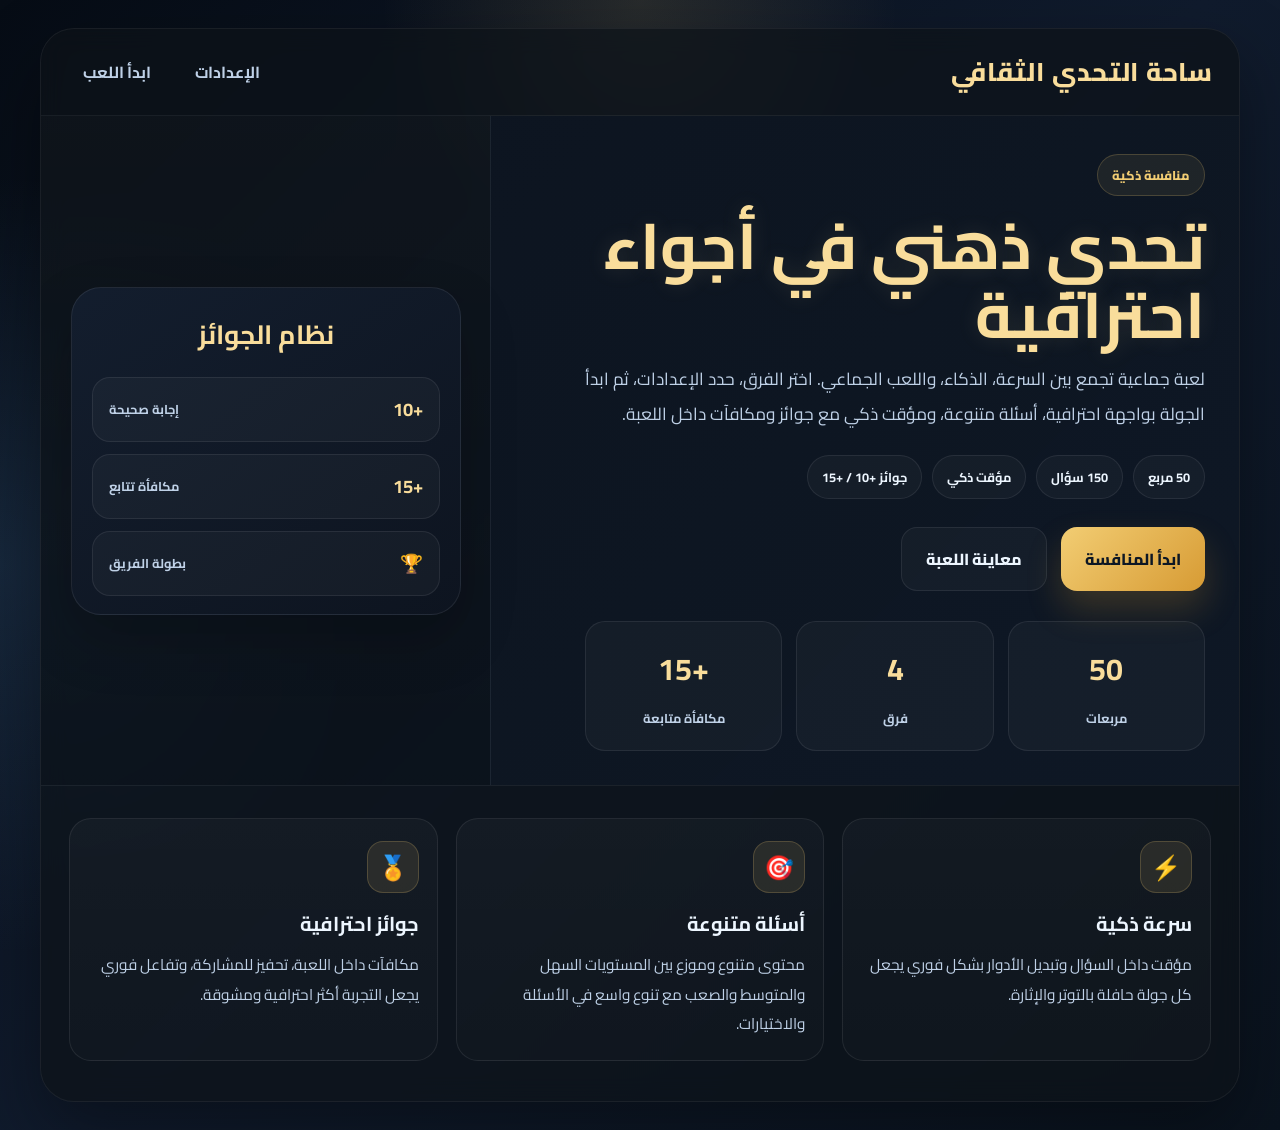
<file: index.html>
<!DOCTYPE html>
<html lang="ar" dir="rtl">
<head>
  <meta charset="UTF-8" />
  <meta name="viewport" content="width=device-width, initial-scale=1.0" />
  <title>ساحة التحدي الثقافي</title>
  <style>
    @import url('https://fonts.googleapis.com/css2?family=Cairo:wght@400;500;600;700;800&display=swap');

    :root {
      --bg-1: #060c15;
      --bg-2: #101b2d;
      --panel: rgba(12, 19, 30, 0.9);
      --panel-soft: rgba(18, 27, 42, 0.82);
      --line: rgba(255,255,255,0.08);
      --text: #edf6ff;
      --muted: #bfd1e7;
      --gold: #f2cd73;
      --gold-strong: #f9dd9b;
      --gold-deep: #d79b34;
      --blue: #6bb8ff;
      --green: #63d59f;
      --red: #ff6f6f;
      --shadow: 0 30px 70px rgba(0,0,0,0.36);
    }

    * { box-sizing: border-box; }
    html, body {
      margin: 0;
      min-height: 100%;
      font-family: 'Cairo', sans-serif;
      background:
        radial-gradient(circle at top, rgba(242, 205, 115, 0.12), transparent 20%),
        radial-gradient(circle at left center, rgba(107, 184, 255, 0.12), transparent 28%),
        linear-gradient(135deg, var(--bg-1) 0%, var(--bg-2) 50%, #0a131e 100%);
      color: var(--text);
    }

    body {
      min-height: 100vh;
      display: flex;
      align-items: center;
      justify-content: center;
      padding: 28px;
    }

    .shell {
      width: min(1200px, 100%);
      background: rgba(7, 12, 18, 0.7);
      border: 1px solid var(--line);
      border-radius: 34px;
      overflow: hidden;
      box-shadow: var(--shadow);
      backdrop-filter: blur(12px);
    }

    .topbar {
      display: flex;
      align-items: center;
      justify-content: space-between;
      gap: 20px;
      padding: 18px 26px;
      border-bottom: 1px solid rgba(255,255,255,0.06);
      background: rgba(255,255,255,0.02);
    }

    .brand-lockup {
      display: inline-flex;
      align-items: center;
      gap: 12px;
    }

    .brand-text {
      font-size: clamp(1.2rem, 2vw, 1.8rem);
      font-weight: 800;
      color: var(--gold-strong);
      letter-spacing: 0.03em;
    }

    .nav {
      display: flex;
      align-items: center;
      gap: 12px;
      flex-wrap: wrap;
    }

    .nav a {
      text-decoration: none;
      color: var(--muted);
      font-weight: 700;
      padding: 10px 16px;
      border-radius: 12px;
      transition: all 0.2s ease;
    }

    .nav a:hover {
      background: rgba(255,255,255,0.04);
      color: var(--text);
    }

    .hero {
      display: grid;
      grid-template-columns: 1.25fr 0.75fr;
      min-height: 660px;
    }

    .left {
      padding: 38px 34px 34px;
      background: linear-gradient(135deg, rgba(13, 21, 33, 0.99), rgba(15, 25, 38, 0.94));
      border-left: 1px solid rgba(255,255,255,0.06);
    }

    .label {
      display: inline-block;
      padding: 8px 14px;
      border-radius: 999px;
      background: rgba(242, 205, 115, 0.08);
      border: 1px solid rgba(242,205,115,0.2);
      color: var(--gold);
      font-size: 0.8rem;
      font-weight: 800;
    }

    h1 {
      margin: 16px 0 12px;
      font-size: clamp(2.5rem, 5vw, 4.4rem);
      line-height: 1.08;
      color: var(--gold-strong);
      text-shadow: 0 0 22px rgba(249,221,155,0.12);
    }

    .subtitle {
      max-width: 630px;
      margin: 0 0 24px;
      color: var(--muted);
      font-size: 1.08rem;
      line-height: 2;
    }

    .pills {
      display: flex;
      flex-wrap: wrap;
      gap: 10px;
      margin-bottom: 28px;
    }

    .pills span {
      padding: 9px 14px;
      border-radius: 999px;
      background: rgba(255,255,255,0.03);
      border: 1px solid rgba(255,255,255,0.08);
      color: var(--text);
      font-size: 0.8rem;
      font-weight: 700;
    }

    .actions {
      display: flex;
      flex-wrap: wrap;
      gap: 14px;
      margin-bottom: 30px;
    }

    .primary-btn, .secondary-btn {
      display: inline-flex;
      align-items: center;
      justify-content: center;
      border-radius: 16px;
      padding: 16px 24px;
      font-size: 1rem;
      font-weight: 800;
      text-decoration: none;
      transition: transform 0.2s ease, box-shadow 0.2s ease;
    }

    .primary-btn {
      background: linear-gradient(135deg, var(--gold), var(--gold-deep));
      color: #0d1724;
      box-shadow: 0 18px 35px rgba(215,155,52,0.22);
    }

    .secondary-btn {
      background: rgba(255,255,255,0.03);
      color: var(--text);
      border: 1px solid rgba(255,255,255,0.08);
    }

    .primary-btn:hover, .secondary-btn:hover {
      transform: translateY(-2px);
    }

    .stats {
      display: grid;
      grid-template-columns: repeat(3, minmax(120px, 1fr));
      gap: 14px;
      max-width: 620px;
    }

    .stat-card {
      padding: 18px 12px;
      border-radius: 20px;
      background: rgba(255,255,255,0.03);
      border: 1px solid rgba(255,255,255,0.08);
      text-align: center;
    }

    .stat-card strong {
      display: block;
      font-size: 1.9rem;
      color: var(--gold-strong);
      margin-bottom: 5px;
    }

    .stat-card span {
      color: var(--muted);
      font-size: 0.8rem;
      font-weight: 700;
    }

    .right {
      display: flex;
      align-items: center;
      justify-content: center;
      padding: 32px 24px;
      background: linear-gradient(180deg, rgba(255,255,255,0.03), rgba(255,255,255,0.01));
    }

    .panel {
      width: min(390px, 100%);
      border-radius: 30px;
      padding: 22px 20px 18px;
      background: linear-gradient(145deg, rgba(20,31,48,0.95), rgba(14,21,33,0.96));
      border: 1px solid rgba(255,255,255,0.08);
      box-shadow: 0 25px 55px rgba(0,0,0,0.22);
    }

    .panel-banner {
      display: flex;
      align-items: center;
      justify-content: center;
      margin-bottom: 18px;
    }

    .panel-title {
      margin: 0 0 18px;
      text-align: center;
      color: var(--gold-strong);
      font-size: 1.65rem;
    }

    .reward-list {
      display: grid;
      gap: 12px;
    }

    .reward-item {
      display: flex;
      align-items: center;
      justify-content: space-between;
      gap: 12px;
      padding: 14px 16px;
      border-radius: 18px;
      background: rgba(255,255,255,0.03);
      border: 1px solid rgba(255,255,255,0.08);
    }

    .reward-item strong {
      color: var(--gold-strong);
      font-size: 1.15rem;
    }

    .reward-item span {
      color: var(--muted);
      font-size: 0.8rem;
      font-weight: 700;
    }

    .features {
      padding: 32px 28px 40px;
      border-top: 1px solid rgba(255,255,255,0.06);
      background: rgba(255,255,255,0.02);
    }

    .features-grid {
      display: grid;
      grid-template-columns: repeat(3, minmax(0, 1fr));
      gap: 18px;
    }

    .feature-card {
      padding: 22px 18px;
      border-radius: 22px;
      border: 1px solid rgba(255,255,255,0.08);
      background: linear-gradient(180deg, rgba(255,255,255,0.03), rgba(255,255,255,0.015));
    }

    .feature-icon {
      width: 52px;
      height: 52px;
      display: inline-flex;
      align-items: center;
      justify-content: center;
      border-radius: 16px;
      background: rgba(242,205,115,0.1);
      border: 1px solid rgba(242,205,115,0.2);
      color: var(--gold-strong);
      font-size: 1.5rem;
      margin-bottom: 12px;
    }

    .feature-card h3 {
      margin: 0 0 8px;
      color: var(--text);
      font-size: 1.25rem;
    }

    .feature-card p {
      margin: 0;
      color: var(--muted);
      line-height: 1.9;
      font-size: 0.96rem;
    }

    @media (max-width: 900px) {
      body { padding: 18px; }
      .hero { grid-template-columns: 1fr; }
      .left { border-left: none; border-bottom: 1px solid rgba(255,255,255,0.06); }
      .features-grid { grid-template-columns: 1fr; }
      .topbar { gap: 12px; padding: 16px 18px; }
      .nav { gap: 8px; }
      .nav a { padding: 8px 10px; }
    }

    @media (max-width: 560px) {
      .topbar { flex-direction: column; align-items: flex-start; }
      .brand-lockup { width: 100%; }
      .nav { width: 100%; }
      .nav a { flex: 1 1 calc(50% - 8px); text-align: center; }
      .actions { flex-direction: column; }
      .primary-btn, .secondary-btn { width: 100%; }
      .stats { grid-template-columns: repeat(3, minmax(0, 1fr)); }
      .left, .features { padding-left: 18px; padding-right: 18px; }
    }
  </style>
</head>
<body>
  <div class="shell">
    <header class="topbar">
      <div class="brand-lockup" aria-label="العنوان">
        <div class="brand-text">ساحة التحدي الثقافي</div>
      </div>
      <nav class="nav" aria-label="التنavig main">
        <a href="./settings.html">الإعدادات</a>
        <a href="./game.html">ابدأ اللعب</a>
      </nav>
    </header>

    <main class="hero">
      <section class="left">
        <span class="label">منافسة ذكية</span>
        <h1>تحدي ذهني في أجواء احترافية</h1>
        <p class="subtitle">
          لعبة جماعية تجمع بين السرعة، الذكاء، واللعب الجماعي. اختر الفرق، حدد الإعدادات، ثم ابدأ الجولة بواجهة احترافية، أسئلة متنوعة، ومؤقت ذكي مع جوائز ومكافآت داخل اللعبة.
        </p>

        <div class="pills">
          <span>50 مربع</span>
          <span>150 سؤال</span>
          <span>مؤقت ذكي</span>
          <span>جوائز +10 / +15</span>
        </div>

        <div class="actions">
          <a class="primary-btn" href="./settings.html">ابدأ المنافسة</a>
          <a class="secondary-btn" href="./game.html">معاينة اللعبة</a>
        </div>

        <div class="stats">
          <div class="stat-card">
            <strong>50</strong>
            <span>مربعات</span>
          </div>
          <div class="stat-card">
            <strong>4</strong>
            <span>فرق</span>
          </div>
          <div class="stat-card">
            <strong>+15</strong>
            <span>مكافأة متابعة</span>
          </div>
        </div>
      </section>

      <aside class="right">
        <div class="panel">
          <h2 class="panel-title">نظام الجوائز</h2>
          <div class="reward-list">
            <div class="reward-item">
              <strong>+10</strong>
              <span>إجابة صحيحة</span>
            </div>
            <div class="reward-item">
              <strong>+15</strong>
              <span>مكافأة تتابع</span>
            </div>
            <div class="reward-item">
              <strong>🏆</strong>
              <span>بطولة الفريق</span>
            </div>
          </div>
        </div>
      </aside>
    </main>

    <section class="features">
      <div class="features-grid">
        <article class="feature-card">
          <div class="feature-icon">⚡</div>
          <h3>سرعة ذكية</h3>
          <p>مؤقت داخل السؤال وتبديل الأدوار بشكل فوري يجعل كل جولة حافلة بالتوتر والإثارة.</p>
        </article>
        <article class="feature-card">
          <div class="feature-icon">🎯</div>
          <h3>أسئلة متنوعة</h3>
          <p>محتوى متنوع وموزع بين المستويات السهل والمتوسط والصعب مع تنوع واسع في الأسئلة والاختيارات.</p>
        </article>
        <article class="feature-card">
          <div class="feature-icon">🏅</div>
          <h3>جوائز احترافية</h3>
          <p>مكافآت داخل اللعبة، تحفيز للمشاركة، وتفاعل فوري يجعل التجربة أكثر احترافية ومشوقة.</p>
        </article>
      </div>
    </section>
  </div>

  <script>
    (function () {
      const params = new URLSearchParams(window.location.search);
      const redirectKeys = ['ref', 'share', 'invite', 'person', 'user', 'token', 'code', 'link'];
      const shouldGoHome = redirectKeys.some((key) => params.has(key));

      if (shouldGoHome && !window.location.pathname.endsWith('/index.html')) {
        window.location.replace('./index.html');
      }
    })();
  </script>
</body>
</html>
</file>
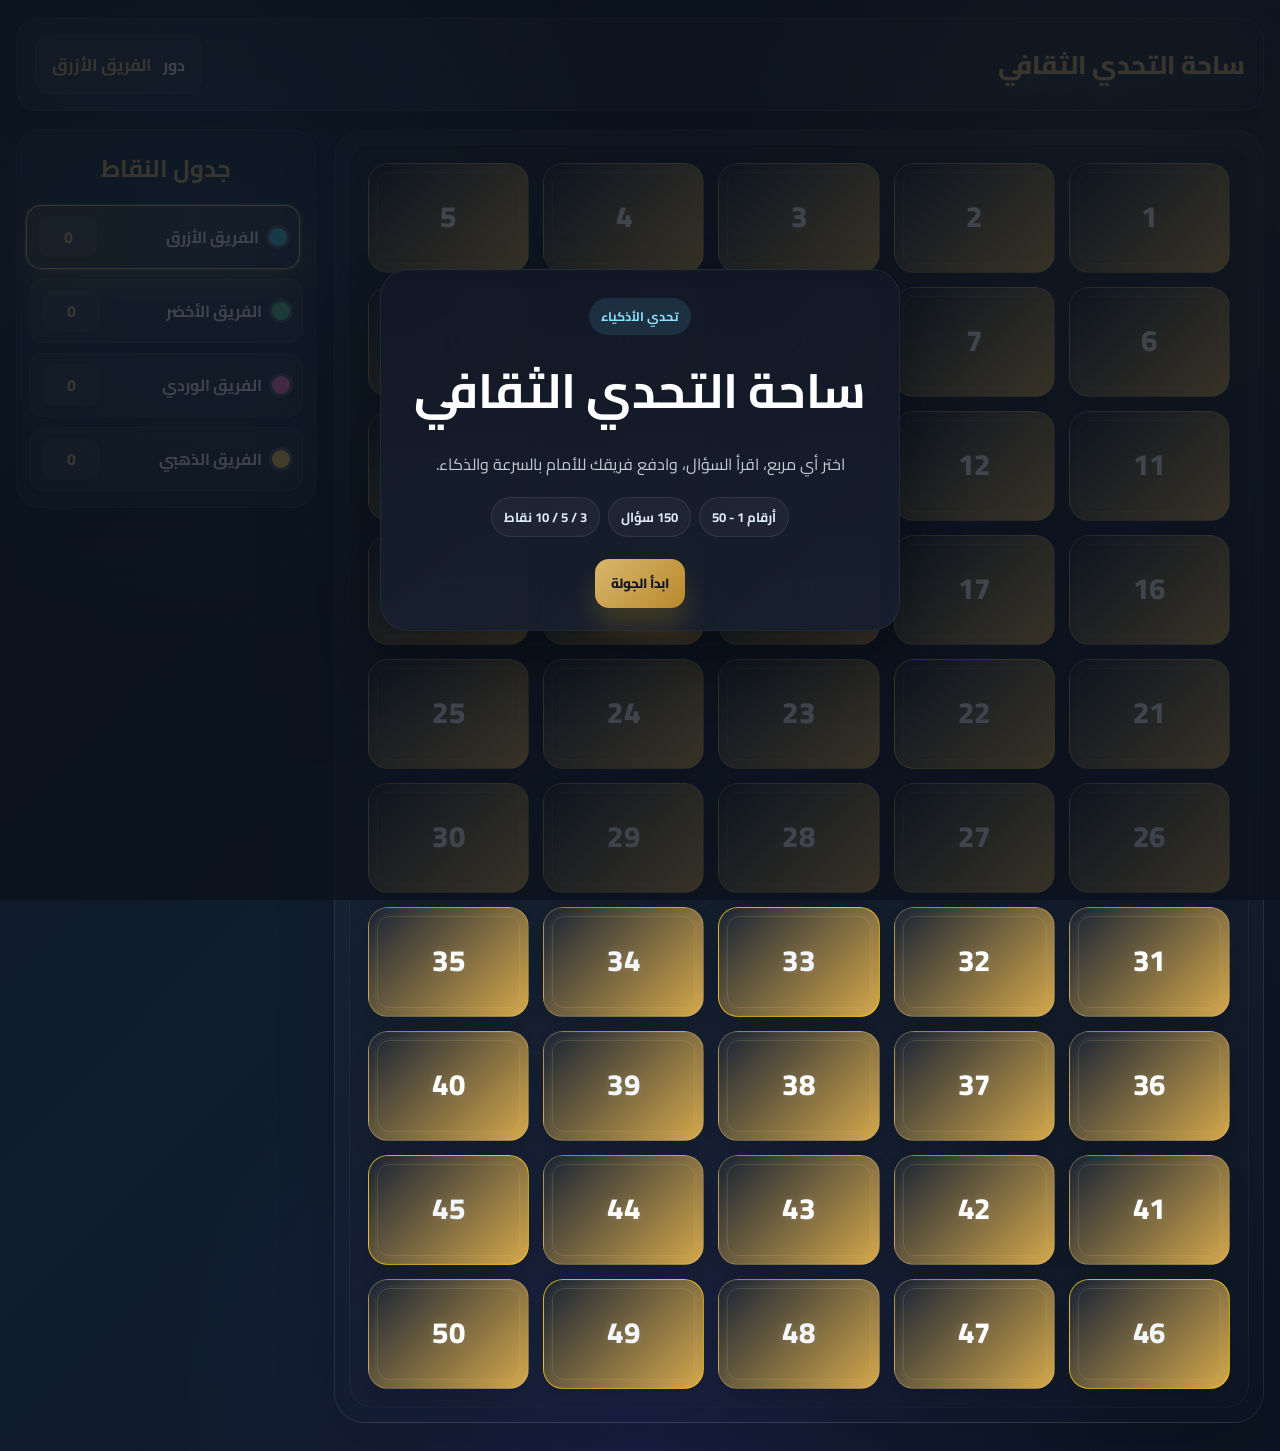
<file: game.html>
﻿<!DOCTYPE html>
<html lang="ar" dir="rtl">
<head>
  <meta charset="UTF-8" />
  <meta name="viewport" content="width=device-width, initial-scale=1.0" />
  <title>ساحة التحدي الثقافي</title>
  <link rel="stylesheet" href="./game.css" />
</head>
<body>
  <div class="game-shell">
    <header class="topbar">
      <div class="brand-lockup" aria-label="العنوان">
        <div class="brand">ساحة التحدي الثقافي</div>
      </div>
      <div class="turn-box">
        <span>دور</span>
        <strong id="currentTeamName">الفريق 1</strong>
      </div>
    </header>

    <div class="content">
      <section class="board-shell">
        <div id="board" class="board"></div>
      </section>

      <aside class="sidebar">
        <h2 class="sidebar-title">جدول النقاط</h2>
        <div id="scoreboard" class="scoreboard"></div>
      </aside>
    </div>
  </div>

  <div id="introModal" class="intro-modal">
    <div class="intro-card">
      <span class="intro-kicker">تحدي الأذكياء</span>
      <h1>ساحة التحدي الثقافي</h1>
      <p>اختر أي مربع، اقرأ السؤال، وادفع فريقك للأمام بالسرعة والذكاء.</p>
      <div class="intro-tags">
        <span>أرقام 1 - 50</span>
        <span>150 سؤال</span>
        <span>3 / 5 / 10 نقاط</span>
      </div>
      <button id="startGameBtn" class="action-btn primary-btn" type="button">ابدأ الجولة</button>
    </div>
  </div>

  <div id="rulesModal" class="rules-modal hidden" aria-live="polite">
    <div class="rules-card">
      <div class="rules-header">
        <span class="rules-kicker">قوانين الجولة</span>
      </div>
      <h2>قوانين اللعب</h2>
      <ul class="rules-list">
        <li>ممنوع استعمال الجوال.</li>
        <li>ممنوع استعمال الذكاء الاصطناعي.</li>
        <li>الإجابة تجي من شخص واحد فقط.</li>
        <li>ويمنع الاستعانة بالمجموعات الأخرى.</li>
      </ul>
      <button id="rulesStartBtn" class="action-btn accept-btn" type="button">أوافق</button>
    </div>
  </div>

  <div id="rewardModal" class="reward-modal hidden" aria-live="polite">
    <div class="reward-card">
      <span class="reward-kicker">مكافأة خاصة</span>
      <h3>جائزة التحدي</h3>
      <div id="rewardValue" class="reward-badge">+15</div>
      <p id="rewardMessage">تم اكتساب مكافأة إضافية</p>
      <button id="claimRewardBtn" class="action-btn primary-btn" type="button">استمرار</button>
    </div>
  </div>

  <div id="bonusRoundModal" class="bonus-modal hidden" aria-live="polite">
    <div class="bonus-card">
      <span class="bonus-kicker">مكافأة الجولة</span>
      <h3 id="bonusRoundTitle">مكافأة خاصة</h3>
      <p id="bonusRoundDescription">أول فريق ينجح في إحضار المطلوب يحصل على 5 نقاط.</p>
      <div id="bonusRoundTeams" class="bonus-team-list"></div>
    </div>
  </div>

  <div id="stealModal" class="steal-modal hidden" aria-live="polite">
    <div class="steal-card">
      <span class="steal-kicker">اختيار الفريق</span>
      <h3>اختر الفريق الذي ستسرق منه 3 نقاط</h3>
      <div id="stealTeamList" class="steal-team-list"></div>
    </div>
  </div>

  <div id="questionModal" class="question-modal hidden" aria-live="polite">
    <div class="modal-card">
      <div class="modal-header">
        <div class="modal-head-left">
          <span class="modal-badge">السؤال</span>
          <h3 class="modal-title">بطولة المعرفة</h3>
        </div>
        <div class="timer-chip">
          <span>الوقت</span>
          <strong id="questionTimer">00:30</strong>
        </div>
      </div>

      <div class="question-body">
        <div id="questionBox" class="question-box"></div>
        <div id="optionsContainer" class="options"></div>
      </div>
    </div>
  </div>

  <div id="winnerModal" class="winner-modal hidden">
    <div class="winner-card">
      <h2>الفائز</h2>
      <div id="winnerName" class="winner-score">-</div>
      <p id="winnerMessage">تم إنهاء المباراة بنجاح</p>
      <button class="action-btn primary-btn" type="button" id="playAgainBtn">لعب مرة أخرى</button>
    </div>
  </div>

  <div id="alertBanner" class="alert-banner" aria-live="assertive"></div>

  <script>
    (function () {
      const params = new URLSearchParams(window.location.search);
      const redirectKeys = ['ref', 'share', 'invite', 'person', 'user', 'token', 'code', 'link'];
      const shouldGoHome = redirectKeys.some((key) => params.has(key));

      if (shouldGoHome && !window.location.pathname.endsWith('/index.html')) {
        window.location.replace('./index.html');
      }
    })();
  </script>
  <script src="./game.js" defer></script>
</body>
</html>
</file>
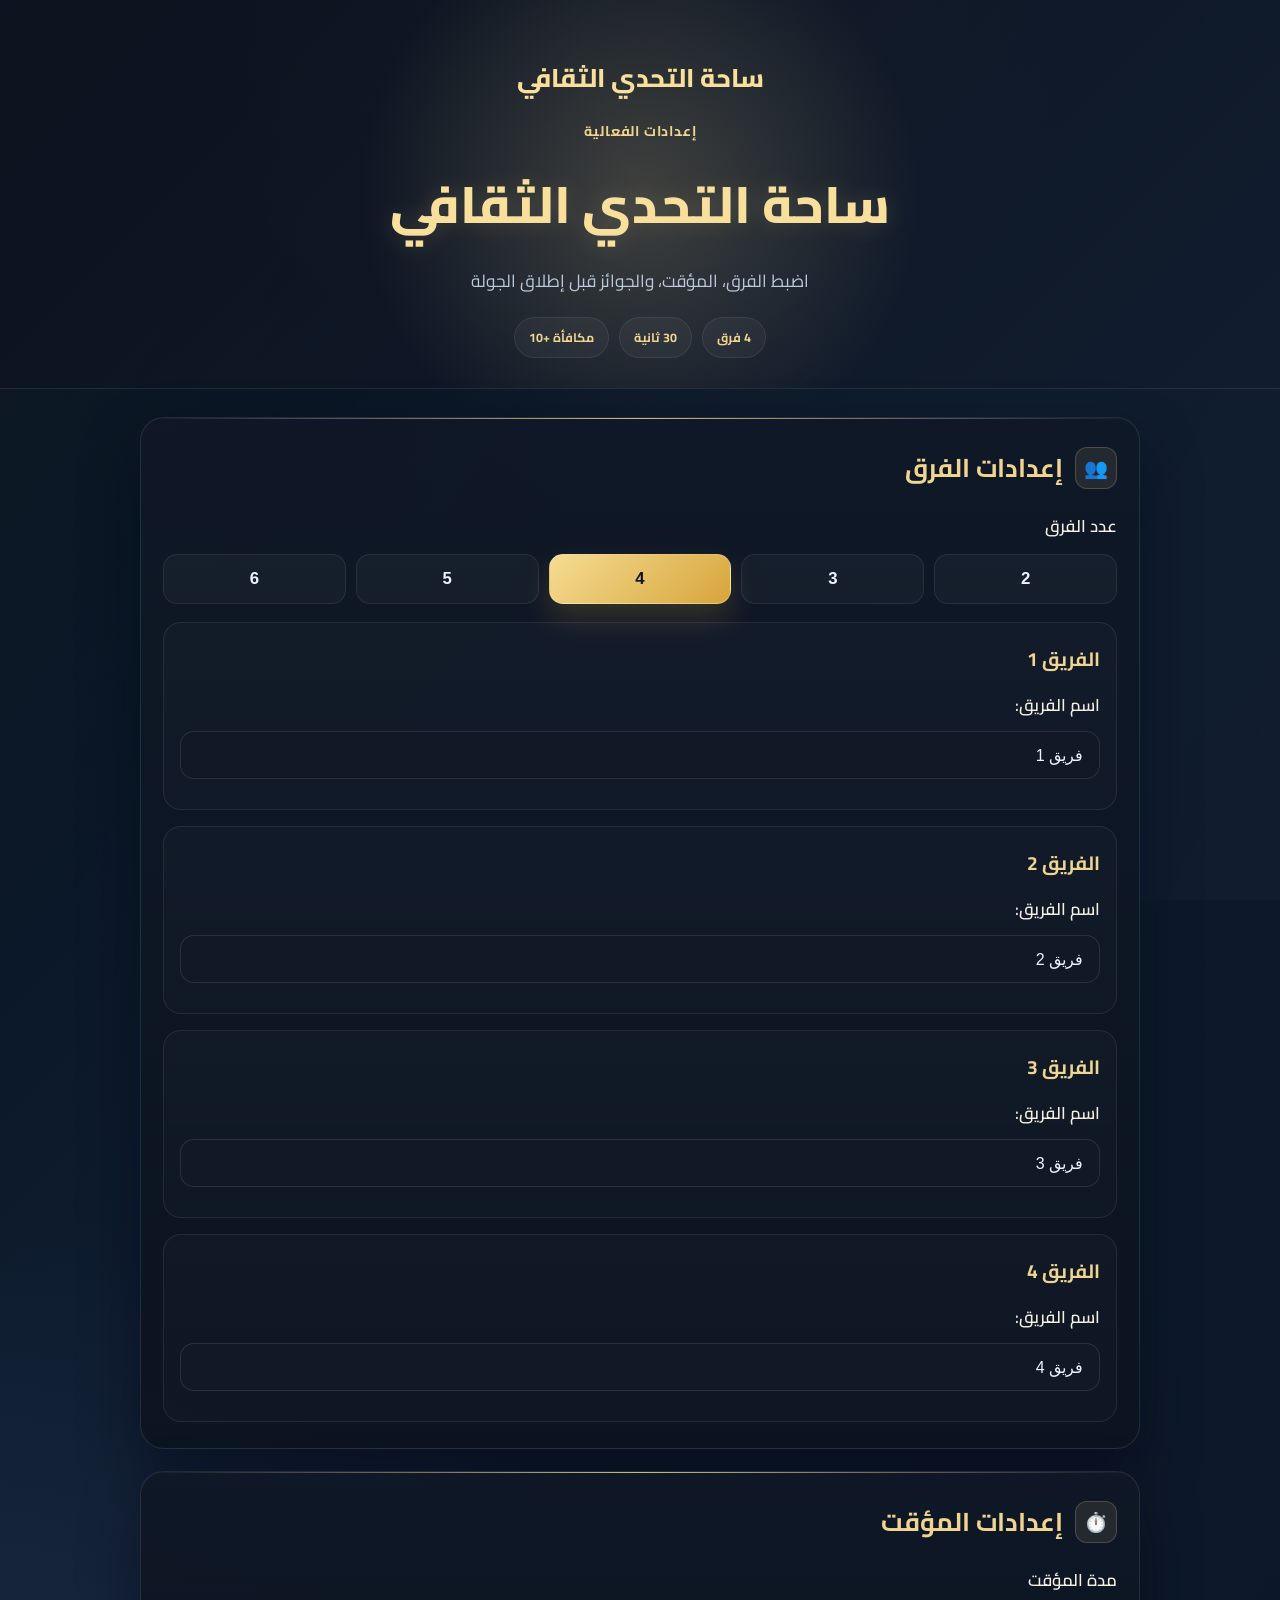
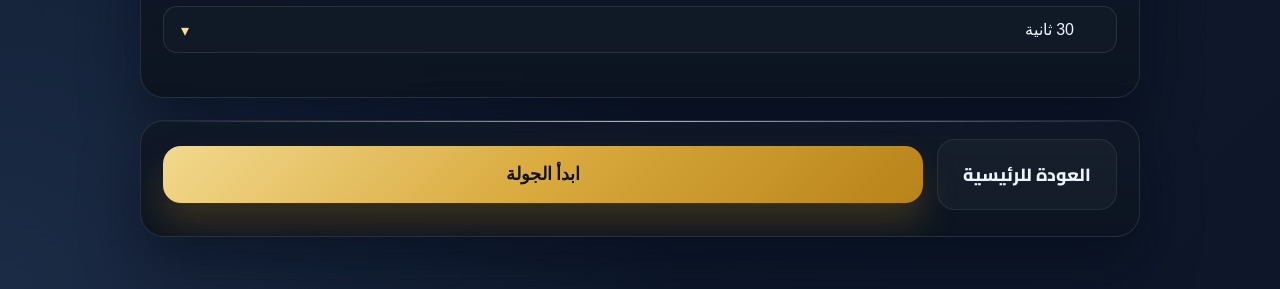
<file: settings.html>
<!DOCTYPE html>
<html lang="ar" dir="rtl">
<head>
  <meta charset="UTF-8" />
  <meta name="viewport" content="width=device-width, initial-scale=1.0" />
  <title>ساحة التحدي الثقافي | إعدادات الفعالية</title>
  <link rel="stylesheet" href="./settings.css" />
</head>
<body>
  <header class="header">
    <div class="header-glow"></div>
    <div class="header-content">
      <div class="brand-lockup" aria-label="العنوان">
        <div class="brand-text">ساحة التحدي الثقافي</div>
      </div>
      <p class="header-badge">إعدادات الفعالية</p>
      <h1>ساحة التحدي الثقافي</h1>
      <p class="header-subtitle">اضبط الفرق، المؤقت، والجوائز قبل إطلاق الجولة</p>
      <div class="summary-pills" id="summaryPills">
        <span>4 فرق</span>
        <span>30 ثانية</span>
        <span>مكافأة +10</span>
      </div>
    </div>
  </header>

  <main class="settings-container">
    <section class="settings-section">
      <div class="section-heading">
        <span class="section-icon">👥</span>
        <h2>إعدادات الفرق</h2>
      </div>

      <div class="field-box">
        <label>عدد الفرق</label>
        <div class="team-count-picker" id="teamCountPicker">
          <button type="button" class="count-btn" data-team-count="2">2</button>
          <button type="button" class="count-btn" data-team-count="3">3</button>
          <button type="button" class="count-btn active" data-team-count="4">4</button>
          <button type="button" class="count-btn" data-team-count="5">5</button>
          <button type="button" class="count-btn" data-team-count="6">6</button>
        </div>
      </div>

      <div id="teamsWrapper" class="teams-wrapper"></div>
    </section>

    <section class="settings-section">
      <div class="section-heading">
        <span class="section-icon">⏱️</span>
        <h2>إعدادات المؤقت</h2>
      </div>

      <div class="field-box">
        <label for="timerDuration">مدة المؤقت</label>
        <div class="select-wrap">
          <select id="timerDuration" class="styled-dropdown">
            <option value="15">15 ثانية</option>
            <option value="30" selected>30 ثانية</option>
            <option value="45">45 ثانية</option>
            <option value="60">60 ثانية</option>
          </select>
        </div>
      </div>

    </section>

    <section class="settings-section start-section">
      <div class="cta-row">
        <a class="ghost-btn" href="./index.html">العودة للرئيسية</a>
        <button id="startGameBtn" class="start-btn">ابدأ الجولة</button>
      </div>
    </section>
  </main>

  <script>
    (function () {
      const params = new URLSearchParams(window.location.search);
      const redirectKeys = ['ref', 'share', 'invite', 'person', 'user', 'token', 'code', 'link'];
      const shouldGoHome = redirectKeys.some((key) => params.has(key));

      if (shouldGoHome && !window.location.pathname.endsWith('/index.html')) {
        window.location.replace('./index.html');
      }
    })();
  </script>
  <script src="./settings.js" defer></script>
</body>
</html>
</file>
<file: game.css>
@import url('https://fonts.googleapis.com/css2?family=Cairo:wght@400;500;600;700;800&display=swap');

:root {
  --bg-page: #0d1425;
  --bg-2: #101b2e;
  --gold: #d9b66d;
  --gold-deep: #b9892c;
  --cyan: #6fc7ff;
  --green: #6ad8a3;
  --red: #ff7d7d;
  --text: #eef6ff;
  --muted: #b5c7db;
  --card: rgba(255,255,255,0.04);
  --line: rgba(255,255,255,0.08);
  --shadow: 0 20px 50px rgba(0,0,0,0.18);
}

* { box-sizing: border-box; }

html, body {
  margin: 0;
  min-height: 100%;
  font-family: 'Cairo', sans-serif;
  background:
    radial-gradient(circle at 15% 15%, rgba(111, 199, 255, 0.18), transparent 26%),
    radial-gradient(circle at 85% 12%, rgba(217, 182, 109, 0.14), transparent 22%),
    radial-gradient(circle at 50% 100%, rgba(108, 83, 255, 0.12), transparent 32%),
    linear-gradient(135deg, #09131e 0%, #101d2f 45%, #0b1421 100%);
  color: var(--text);
}

body::before {
  content: "";
  position: fixed;
  inset: 0;
  pointer-events: none;
  background-image: linear-gradient(rgba(255,255,255,0.02) 1px, transparent 1px), linear-gradient(90deg, rgba(255,255,255,0.02) 1px, transparent 1px);
  background-size: 28px 28px;
  mask-image: radial-gradient(circle at center, black 35%, transparent 100%);
}

button, input, select { font-family: 'Cairo', sans-serif; }

.brand-lockup {
  display: inline-flex;
  align-items: center;
  gap: 12px;
}

.brand {
  font-size: clamp(1.2rem, 2vw, 2rem);
  color: var(--gold);
  font-weight: 800;
}

.game-shell {
  max-width: 1500px;
  margin: 0 auto;
  padding: 18px 16px 28px;
}

.topbar {
  display: flex;
  align-items: center;
  justify-content: space-between;
  gap: 16px;
  padding: 16px 18px;
  margin-bottom: 18px;
  border-radius: 22px;
  background: linear-gradient(135deg, rgba(255,255,255,0.07), rgba(255,255,255,0.02));
  border: 1px solid rgba(245, 213, 138, 0.12);
  box-shadow: 0 24px 50px rgba(0, 0, 0, 0.18);
}

.brand {
  font-size: clamp(1.5rem, 2vw, 2.2rem);
  font-weight: 800;
  color: var(--gold);
  text-shadow: 0 10px 26px rgba(245, 213, 138, 0.25);
}

.turn-box {
  display: flex;
  align-items: center;
  gap: 12px;
  padding: 12px 16px;
  border-radius: 16px;
  background: rgba(255,255,255,0.04);
  border: 1px solid var(--line);
  font-weight: 700;
}

.turn-box strong {
  color: var(--gold);
  font-size: 1.08rem;
}

.content {
  display: grid;
  grid-template-columns: minmax(0, 1fr) 300px;
  gap: 18px;
  align-items: start;
}

.board-shell {
  background: linear-gradient(180deg, rgba(255,255,255,0.06), rgba(17,24,39,0.12));
  border: 1px solid rgba(255,255,255,0.08);
  border-radius: 30px;
  padding: 14px;
  box-shadow: 0 28px 60px rgba(0,0,0,0.16);
}

.board {
  display: grid;
  grid-template-columns: repeat(5, minmax(110px, 1fr));
  gap: 14px;
  min-height: 680px;
  padding: 18px;
  border-radius: 24px;
  background: linear-gradient(180deg, rgba(8,12,18,0.28), rgba(255,255,255,0.01));
  border: 1px solid rgba(255,255,255,0.04);
}

.cell {
  position: relative;
  min-height: 110px;
  border: 1px solid rgba(217, 182, 109, 0.34);
  border-radius: 20px;
  cursor: pointer;
  color: #f3f7fb;
  font-size: clamp(1.2rem, 2vw, 1.8rem);
  font-weight: 800;
  letter-spacing: 0.02em;
  background: linear-gradient(180deg, rgba(15,22,34,0.96), rgba(17,26,37,0.94));
  box-shadow: inset 0 0 0 1px rgba(255,255,255,0.02), 0 12px 20px rgba(0,0,0,0.12);
  transition: transform 0.18s ease, box-shadow 0.18s ease, border-color 0.18s ease;
  overflow: hidden;
  display: flex;
  flex-direction: column;
  justify-content: space-between;
  padding: 10px 10px 12px;
  text-align: center;
}

.cell::before {
  content: "";
  position: absolute;
  inset: 6px;
  border-radius: 12px;
  border: 1px solid rgba(255,255,255,0.04);
  pointer-events: none;
}

.cell:hover {
  transform: translateY(-2px);
  box-shadow: 0 14px 22px rgba(2, 6, 23, 0.22);
  border-color: rgba(217, 182, 109, 0.55);
}

.cell > * {
  position: relative;
  z-index: 1;
}

.cell-tag {
  display: inline-flex;
  align-items: center;
  justify-content: center;
  align-self: center;
  min-width: 52px;
  padding: 5px 8px;
  border-radius: 999px;
  border: 1px solid rgba(255,255,255,0.12);
  font-size: 0.7rem;
  font-weight: 800;
}

.cell-badge {
  position: absolute;
  top: 8px;
  left: 8px;
  display: inline-flex;
  align-items: center;
  justify-content: center;
  min-width: 28px;
  height: 28px;
  padding: 0 8px;
  border-radius: 999px;
  font-size: 0.68rem;
  font-weight: 900;
  border: 1px solid rgba(255,255,255,0.12);
  background: rgba(255,255,255,0.08);
}

.cell-number {
  display: flex;
  align-items: center;
  justify-content: center;
  width: 100%;
  height: 100%;
  font-size: clamp(1.5rem, 2.3vw, 2.2rem);
  line-height: 1;
  color: #f3f7fb;
  font-weight: 800;
  letter-spacing: 0.02em;
  text-shadow: 0 0 10px rgba(255,255,255,0.12);
}

.cell-points {
  display: block;
  font-size: 1.1rem;
  font-weight: 900;
  color: #f5d58a;
}

.prize-cell {
  border-color: rgba(250, 204, 21, 0.7);
}

.penalty-cell,
.steal-cell {
  border-color: rgba(217, 182, 109, 0.34);
  box-shadow: inset 0 0 0 1px rgba(255,255,255,0.02), 0 12px 20px rgba(0,0,0,0.12);
}

.prize-tag {
  background: rgba(250, 204, 21, 0.15);
  color: #ffd867;
  border-color: rgba(250, 204, 21, 0.8);
}

.prize-points {
  color: #ffd867;
  font-size: clamp(1.2rem, 2vw, 1.8rem);
}

.question-cell .cell-number {
  color: #fff;
}

.cell.pressed {
  animation: cardTap 0.22s ease;
}

.cell.used {
  opacity: 0.66;
  filter: grayscale(0.12) saturate(0.8);
  cursor: default;
}

.cell.success-cell {
  background: linear-gradient(135deg, #aef5d0, #56d38a) !important;
  color: #082c1c;
  animation: successPop 0.6s ease;
}

.cell.wrong-cell {
  background: linear-gradient(135deg, #ffc1c1, #ef5b5b) !important;
  color: #3a0d12;
  animation: wrongPop 0.6s ease;
}

.cell-result-pill {
  display: inline-flex;
  align-items: center;
  justify-content: center;
  min-width: 68px;
  padding: 6px 10px;
  border-radius: 999px;
  font-size: 0.95rem;
  font-weight: 900;
  line-height: 1;
  border: 1px solid rgba(255,255,255,0.18);
  box-shadow: inset 0 1px 0 rgba(255,255,255,0.22);
}

.cell-result-pill.success {
  background: rgba(11, 84, 56, 0.18);
  color: #0a3a2a;
}

.cell-result-pill.error {
  background: rgba(101, 16, 26, 0.18);
  color: #540d18;
}

.cell-result-label {
  display: block;
  font-size: 0.7rem;
  font-weight: 800;
  letter-spacing: 0.01em;
  margin-top: 8px;
  opacity: 0.9;
}

.cell::after {
  content: "";
  position: absolute;
  inset: 8px;
  border-radius: 12px;
  border: 1px solid rgba(217,182,109,0.18);
  pointer-events: none;
}

.sidebar {
  background: rgba(255,255,255,0.04);
  border: 1px solid var(--line);
  border-radius: 24px;
  padding: 16px 12px;
  box-shadow: var(--shadow);
}

.sidebar-title {
  margin: 0 0 14px;
  text-align: center;
  color: var(--gold);
  font-size: 1.5rem;
}

.scoreboard {
  display: flex;
  flex-direction: column;
  gap: 10px;
}

.team-score {
  position: relative;
  display: flex;
  align-items: center;
  justify-content: space-between;
  gap: 10px;
  padding: 10px 12px;
  border-radius: 15px;
  background: rgba(255,255,255,0.05);
  border: 1px solid var(--line);
  transition: transform 0.2s ease, box-shadow 0.2s ease;
}

.team-score.active {
  border-color: rgba(245, 213, 138, 0.9);
  background: linear-gradient(135deg, rgba(245, 213, 138, 0.16), rgba(255,255,255,0.05));
  box-shadow: 0 0 0 2px rgba(245, 213, 138, 0.12), 0 18px 26px rgba(245, 213, 138, 0.14);
  transform: translateX(-3px);
}

.team-meta {
  display: flex;
  align-items: center;
  gap: 10px;
  min-width: 0;
}

.color-dot {
  width: 18px;
  height: 18px;
  border-radius: 50%;
  flex-shrink: 0;
  box-shadow: 0 0 0 3px rgba(255,255,255,0.18);
}

.team-name {
  font-weight: 700;
  white-space: nowrap;
  overflow: hidden;
  text-overflow: ellipsis;
}

.team-points {
  min-width: 58px;
  padding: 6px 8px;
  border-radius: 12px;
  background: rgba(255,255,255,0.06);
  text-align: center;
  font-weight: 800;
  color: var(--gold);
}

.score-burst {
  position: absolute;
  left: 12px;
  bottom: 8px;
  background: rgba(93, 211, 158, 0.95);
  color: #052a1d;
  border-radius: 999px;
  padding: 5px 9px;
  font-size: 0.78rem;
  font-weight: 800;
  animation: scoreFloat 0.85s ease forwards;
}

.question-modal,
.winner-modal {
  position: fixed;
  inset: 0;
  z-index: 1000;
  background: rgba(11, 17, 27, 0.74);
  display: flex;
  align-items: center;
  justify-content: center;
  padding: 24px;
}

.reward-modal {
  position: fixed;
  inset: 0;
  z-index: 1200;
  background: rgba(8, 12, 19, 0.7);
  display: flex;
  align-items: center;
  justify-content: center;
  padding: 24px;
}

.hidden { display: none !important; }

.modal-card {
  width: min(780px, 92vw);
  background: linear-gradient(180deg, rgba(255,255,255,0.98), rgba(247,248,250,0.98));
  color: #111827;
  border-radius: 28px;
  padding: 18px 18px 20px;
  box-shadow: 0 30px 60px rgba(0, 0, 0, 0.28);
  animation: modalIn 0.28s ease;
}

.modal-header {
  display: flex;
  align-items: center;
  justify-content: space-between;
  gap: 14px;
  margin-bottom: 16px;
}

.modal-head-left {
  display: flex;
  align-items: center;
  gap: 10px;
}

.modal-badge {
  padding: 7px 10px;
  border-radius: 999px;
  background: rgba(79,70,229,0.12);
  color: #3c38a7;
  font-weight: 800;
  font-size: 0.8rem;
}

.modal-title {
  margin: 0;
  font-size: 1.6rem;
  color: #1f2937;
}

.timer-chip {
  display: inline-flex;
  align-items: center;
  gap: 8px;
  padding: 8px 12px;
  border-radius: 999px;
  background: linear-gradient(135deg, #fde68a, #fbbf24);
  color: #1f2937;
  font-weight: 800;
  box-shadow: inset 0 1px 0 rgba(255,255,255,0.5);
  animation: timerPulse 1s infinite alternate;
}

.question-body {
  display: grid;
  gap: 18px;
}

.question-box {
  padding: 18px 16px;
  border-radius: 18px;
  background: linear-gradient(135deg, rgba(161, 232, 182, 0.15), rgba(255,255,255,0.8));
}

.question-head {
  display: flex;
  align-items: center;
  justify-content: space-between;
  gap: 12px;
  margin-bottom: 12px;
}

.question-badge,
.question-points {
  display: inline-flex;
  align-items: center;
  justify-content: center;
  border-radius: 999px;
  padding: 7px 12px;
  font-size: 0.82rem;
  font-weight: 800;
}

.question-badge {
  background: rgba(14, 165, 233, 0.12);
  color: #0f766e;
}

.question-points {
  background: rgba(245, 213, 138, 0.22);
  color: #7c4a00;
}

.question-level {
  display: inline-flex;
  align-items: center;
  gap: 7px;
  padding: 6px 10px;
  border-radius: 999px;
  font-size: 0.76rem;
  font-weight: 800;
  border: 1px solid rgba(0,0,0,0.08);
  background: rgba(255,255,255,0.92);
  color: #111827;
  box-shadow: inset 0 0 0 1px rgba(0,0,0,0.04);
}

.level-dot {
  width: 8px;
  height: 8px;
  border-radius: 50%;
  display: inline-block;
  box-shadow: 0 0 10px currentColor;
}

.question-text {
  font-size: 1.28rem;
  line-height: 1.8;
  font-weight: 700;
}

.options {
  display: grid;
  grid-template-columns: repeat(2, minmax(180px, 1fr));
  gap: 12px;
}

.option-btn {
  border: 1px solid rgba(17,24,39,0.08);
  border-radius: 16px;
  background: linear-gradient(180deg, rgba(255,255,255,0.9), rgba(240,244,248,0.85));
  color: #111827;
  padding: 14px 12px;
  cursor: pointer;
  font-size: 1rem;
  font-weight: 800;
  box-shadow: 0 10px 18px rgba(15, 23, 42, 0.07);
  transition: transform 0.2s ease, box-shadow 0.2s ease, background 0.2s ease, border-color 0.2s ease;
}

.option-btn:hover {
  transform: translateY(-2px);
  box-shadow: 0 16px 26px rgba(17,24,39,0.1);
  border-color: rgba(59,130,246,0.28);
}

.option-btn.correct {
  background: rgba(93,211,158,0.24);
  border-color: rgba(93,211,158,0.5);
}

.option-btn.wrong {
  background: rgba(239,90,90,0.18);
  border-color: rgba(239,90,90,0.35);
}

.alert-banner {
  position: fixed;
  left: 50%;
  bottom: 22px;
  transform: translateX(-50%) translateY(16px);
  width: min(280px, calc(100vw - 32px));
  padding: 9px 12px;
  border-radius: 14px;
  text-align: center;
  font-size: 0.82rem;
  font-weight: 700;
  line-height: 1.4;
  color: #fff;
  background: rgba(15, 23, 42, 0.96);
  border: 1px solid rgba(255,255,255,0.08);
  opacity: 0;
  pointer-events: none;
  z-index: 1200;
  transition: all 0.28s ease;
  box-shadow: 0 14px 28px rgba(0,0,0,0.18);
}

.alert-banner.show {
  opacity: 1;
  transform: translateX(-50%) translateY(0);
  animation: toastIn 0.28s ease;
}

.alert-banner.success {
  background: linear-gradient(135deg, rgba(16,185,129,0.97), rgba(5,150,105,0.96));
}

.alert-banner.fail {
  background: linear-gradient(135deg, rgba(239,68,68,0.96), rgba(220,38,38,0.95));
  animation: shake 0.42s ease;
}

.rules-modal {
  position: fixed;
  inset: 0;
  z-index: 1100;
  background: rgba(8, 12, 19, 0.72);
  display: flex;
  align-items: center;
  justify-content: center;
  padding: 24px;
  backdrop-filter: blur(6px);
  animation: overlayFadeIn 0.28s ease;
}

.rules-card {
  width: min(540px, 92vw);
  background: linear-gradient(180deg, rgba(15,22,34,0.98), rgba(25,35,48,0.98));
  color: var(--text);
  border: 1px solid rgba(245, 213, 138, 0.25);
  border-radius: 28px;
  padding: 22px 20px 18px;
  box-shadow: 0 32px 80px rgba(0,0,0,0.42), 0 0 0 1px rgba(245, 213, 138, 0.08);
  animation: modalSlideIn 0.36s cubic-bezier(0.2, 0.8, 0.2, 1);
  position: relative;
  overflow: hidden;
}

.rules-card::before {
  content: "";
  position: absolute;
  inset: 0 auto auto 0;
  width: 64%;
  height: 100%;
  background: linear-gradient(135deg, rgba(217, 182, 109, 0.08), transparent 70%);
  pointer-events: none;
}

.rules-header {
  display: flex;
  justify-content: center;
  margin-bottom: 10px;
}

.rules-kicker {
  display: inline-block;
  padding: 8px 14px;
  border-radius: 999px;
  background: rgba(245, 213, 138, 0.12);
  color: #f5d58a;
  font-size: 0.74rem;
  font-weight: 800;
  letter-spacing: 0.02em;
}

.rules-card h2 {
  margin: 0 0 12px;
  text-align: center;
  font-size: clamp(1.8rem, 3vw, 2.3rem);
  color: #fff;
}

.rules-list {
  margin: 0 0 18px;
  padding-right: 22px;
  list-style: disc;
  display: grid;
  gap: 10px;
  color: rgba(238,246,255,0.92);
  font-size: 1rem;
  line-height: 1.9;
  font-weight: 600;
}

.accept-btn {
  width: 100%;
  background: linear-gradient(135deg, #f8d57a 0%, #d8a94a 35%, #b98a2f 100%);
  color: #101827;
  box-shadow: 0 18px 30px rgba(217, 182, 109, 0.26);
  border: 1px solid rgba(255,255,255,0.12);
  font-size: 1.12rem;
  letter-spacing: 0.02em;
}

.accept-btn:hover {
  box-shadow: 0 22px 36px rgba(217, 182, 109, 0.34);
  transform: translateY(-2px) scale(1.01);
}

.steal-modal {
  position: fixed;
  inset: 0;
  z-index: 1250;
  background: rgba(8, 12, 19, 0.72);
  display: flex;
  align-items: center;
  justify-content: center;
  padding: 24px;
  backdrop-filter: blur(6px);
  animation: overlayFadeIn 0.25s ease;
}

.steal-card {
  width: min(500px, 92vw);
  background: linear-gradient(180deg, rgba(17,24,39,0.98), rgba(20,29,40,0.98));
  color: var(--text);
  border: 1px solid rgba(111, 199, 255, 0.2);
  border-radius: 26px;
  padding: 22px 18px 18px;
  text-align: center;
  box-shadow: 0 30px 60px rgba(0,0,0,0.32);
  animation: modalSlideIn 0.32s cubic-bezier(0.2, 0.8, 0.2, 1);
}

.steal-kicker {
  display: inline-block;
  margin-bottom: 10px;
  padding: 7px 12px;
  border-radius: 999px;
  background: rgba(111, 199, 255, 0.12);
  color: #9fe7ff;
  font-size: 0.72rem;
  font-weight: 800;
}

.steal-card h3 {
  margin: 0 0 16px;
  font-size: clamp(1.5rem, 3vw, 2rem);
  color: #fff;
}

.steal-team-list {
  display: grid;
  gap: 12px;
}

.steal-team-btn {
  width: 100%;
  border: 1px solid rgba(255,255,255,0.08);
  border-radius: 16px;
  background: rgba(255,255,255,0.04);
  padding: 14px 16px;
  font-size: 1.02rem;
  font-weight: 800;
  cursor: pointer;
  transition: transform 0.18s ease, box-shadow 0.18s ease;
}

.steal-team-btn:hover {
  transform: translateY(-2px);
  box-shadow: 0 14px 22px rgba(0,0,0,0.15);
}

.reward-card {
  width: min(430px, 92vw);
  background: linear-gradient(180deg, rgba(17,24,39,0.98), rgba(15,23,42,0.96));
  color: var(--text);
  border: 1px solid rgba(255,255,255,0.06);
  border-radius: 26px;
  padding: 24px 22px;
  text-align: center;
  box-shadow: 0 30px 60px rgba(0,0,0,0.35);
  animation: modalIn 0.32s ease;
}

.reward-kicker {
  display: inline-block;
  margin-bottom: 8px;
  padding: 7px 12px;
  border-radius: 999px;
  background: rgba(245, 213, 138, 0.12);
  color: #f5d58a;
  font-size: 0.72rem;
  font-weight: 800;
}

.reward-card h3 {
  margin: 0;
  color: #fff;
  font-size: clamp(1.5rem, 3vw, 2rem);
}

.reward-badge {
  display: inline-flex;
  align-items: center;
  justify-content: center;
  margin: 16px auto 12px;
  min-width: 120px;
  padding: 14px 18px;
  border-radius: 18px;
  background: linear-gradient(135deg, rgba(251,191,36,0.22), rgba(252,211,77,0.32));
  color: #f8d56f;
  font-size: clamp(1.8rem, 4vw, 2.8rem);
  font-weight: 900;
  box-shadow: inset 0 0 0 1px rgba(248, 213, 138, 0.22);
}

.reward-card p {
  margin: 0 0 14px;
  color: rgba(238,246,255,0.8);
  font-weight: 600;
}

.bonus-modal {
  position: fixed;
  inset: 0;
  z-index: 1200;
  background: rgba(8, 12, 19, 0.72);
  display: flex;
  align-items: center;
  justify-content: center;
  padding: 24px;
}

.bonus-card {
  width: min(560px, 92vw);
  background: linear-gradient(180deg, rgba(17,24,39,0.98), rgba(20,28,38,0.98));
  color: var(--text);
  border: 1px solid rgba(255,255,255,0.08);
  border-radius: 26px;
  padding: 22px 18px 18px;
  text-align: center;
  box-shadow: 0 30px 60px rgba(0,0,0,0.38);
  animation: modalIn 0.32s ease;
}

.bonus-kicker {
  display: inline-block;
  margin-bottom: 8px;
  padding: 7px 12px;
  border-radius: 999px;
  background: rgba(122, 211, 255, 0.13);
  color: #9fe7ff;
  font-size: 0.72rem;
  font-weight: 800;
}

.bonus-card h3 {
  margin: 0;
  font-size: clamp(1.8rem, 3vw, 2.4rem);
  color: #fff;
}

.bonus-card p {
  margin: 14px auto 20px;
  max-width: 440px;
  color: rgba(238,246,255,0.82);
  font-size: 1.05rem;
  line-height: 1.8;
  font-weight: 600;
}

.bonus-team-list {
  display: grid;
  gap: 12px;
}

.team-bonus-btn {
  width: 100%;
  border: 1px solid rgba(255,255,255,0.08);
  border-radius: 16px;
  background: linear-gradient(135deg, rgba(255,255,255,0.06), rgba(255,255,255,0.02));
  color: var(--text);
  padding: 14px 16px;
  font-size: 1.02rem;
  font-weight: 800;
  text-align: center;
  cursor: pointer;
  transition: all 0.2s ease;
}

.team-bonus-btn:hover {
  transform: translateY(-2px);
  border-color: rgba(217, 182, 109, 0.4);
  box-shadow: 0 14px 20px rgba(0,0,0,0.14);
}

.floating-score {
  position: fixed;
  left: 50%;
  top: 50%;
  transform: translate(-50%, -50%);
  z-index: 1500;
  background: linear-gradient(135deg, rgba(250,204,21,0.95), rgba(245, 158, 11, 0.95));
  color: #111827;
  border-radius: 999px;
  padding: 14px 28px;
  font-weight: 900;
  font-size: clamp(1.6rem, 2.5vw, 2.6rem);
  box-shadow: 0 25px 35px rgba(250, 204, 21, 0.22);
  animation: floatingScore 1.1s ease forwards;
}

.intro-modal,
.winner-modal {
  position: fixed;
  inset: 0;
  z-index: 1000;
  background: rgba(11, 17, 27, 0.78);
  display: flex;
  align-items: center;
  justify-content: center;
  padding: 24px;
}

.intro-card {
  width: min(520px, 92vw);
  background: linear-gradient(180deg, rgba(18,24,38,0.96), rgba(23,31,47,0.96));
  color: var(--text);
  border: 1px solid rgba(255,255,255,0.06);
  border-radius: 28px;
  padding: 28px 22px 22px;
  text-align: center;
  box-shadow: 0 30px 60px rgba(0,0,0,0.32);
  animation: modalIn 0.35s ease;
}

.intro-kicker {
  display: inline-block;
  margin-bottom: 10px;
  padding: 7px 12px;
  border-radius: 999px;
  background: rgba(98, 208, 255, 0.12);
  color: #8fe1ff;
  font-size: 0.78rem;
  font-weight: 700;
}

.intro-card h1 {
  margin: 0;
  font-size: clamp(2rem, 4vw, 3rem);
  color: #fff;
}

.intro-card p {
  margin: 14px auto 18px;
  max-width: 420px;
  font-size: 1rem;
  line-height: 1.9;
  color: rgba(238,246,255,0.8);
}

.intro-tags {
  display: flex;
  flex-wrap: wrap;
  justify-content: center;
  gap: 8px;
  margin-bottom: 22px;
}

.intro-tags span {
  padding: 7px 12px;
  border-radius: 999px;
  background: rgba(255,255,255,0.04);
  border: 1px solid rgba(255,255,255,0.08);
  color: #dfeaf7;
  font-size: 0.82rem;
  font-weight: 700;
}

.winner-card {
  width: min(440px, 92vw);
  background: linear-gradient(180deg, rgba(255,255,255,0.98), rgba(245,239,230,0.97));
  color: #101827;
  border-radius: 26px;
  padding: 26px 24px;
  text-align: center;
  box-shadow: 0 30px 60px rgba(0,0,0,0.25);
  animation: modalIn 0.3s ease;
}

.winner-card h2 {
  margin: 0 0 14px;
  color: #111827;
}

.winner-score {
  font-size: clamp(2.3rem, 5vw, 3.3rem);
  font-weight: 900;
  color: var(--gold-deep);
  margin: 12px 0 8px;
}

.winner-card p {
  margin: 0 0 18px;
  color: #465569;
  font-weight: 700;
}

.action-btn {
  border: none;
  border-radius: 14px;
  padding: 12px 16px;
  font-weight: 800;
  cursor: pointer;
  transition: all 0.2s ease;
}

.primary-btn {
  background: linear-gradient(135deg, var(--gold), var(--gold-deep));
  color: #111827;
  box-shadow: 0 18px 26px rgba(234, 179, 8, 0.18);
}

.action-btn:hover {
  transform: translateY(-2px) scale(1.01);
  box-shadow: 0 20px 28px rgba(234, 179, 8, 0.2);
}

@keyframes timerPulse {
  from { transform: scale(1); box-shadow: 0 0 0 rgba(245, 213, 138, 0.2); }
  to { transform: scale(1.03); box-shadow: 0 0 18px rgba(245, 213, 138, 0.3); }
}

@keyframes scoreFloat {
  0% { opacity: 0; transform: translateY(12px) scale(0.7); }
  20% { opacity: 1; }
  100% { opacity: 0; transform: translateY(-22px) scale(1.2); }
}

@keyframes floatingScore {
  0% { opacity: 0; transform: translate(-50%, -40%) scale(0.7); }
  15% { opacity: 1; }
  60% { transform: translate(-50%, -50%) scale(1.08); }
  100% { opacity: 0; transform: translate(-50%, -70%) scale(1.2); }
}

@keyframes modalIn {
  from { opacity: 0; transform: translateY(12px) scale(0.96); }
  to { opacity: 1; transform: translateY(0) scale(1); }
}

@keyframes modalSlideIn {
  0% {
    opacity: 0;
    transform: translateY(18px) scale(0.96);
  }
  100% {
    opacity: 1;
    transform: translateY(0) scale(1);
  }
}

@keyframes overlayFadeIn {
  from { opacity: 0; }
  to { opacity: 1; }
}

@keyframes cardTap {
  0% { transform: scale(0.98); }
  50% { transform: scale(1.04); }
  100% { transform: scale(1); }
}

@keyframes successPop {
  0% { transform: scale(0.9); }
  45% { transform: scale(1.08); }
  100% { transform: scale(1); }
}

@keyframes wrongPop {
  0% { transform: rotate(0deg) scale(1); }
  30% { transform: rotate(-2deg) scale(1.02); }
  60% { transform: rotate(2deg); }
  100% { transform: rotate(0deg) scale(1); }
}

@keyframes toastIn {
  0% { opacity: 0; transform: translateX(-50%) translateY(10px) scale(0.96); }
  100% { opacity: 1; transform: translateX(-50%) translateY(0) scale(1); }
}

@keyframes shake {
  0%, 100% { transform: translateX(-50%) translateX(0); }
  20% { transform: translateX(-50%) translateX(-8px); }
  40% { transform: translateX(-50%) translateX(8px); }
  60% { transform: translateX(-50%) translateX(-6px); }
  80% { transform: translateX(-50%) translateX(6px); }
}

@media (max-width: 900px) {
  .content { grid-template-columns: 1fr; }
  .board { grid-template-columns: repeat(3, minmax(90px, 1fr)); min-height: auto; }
}

@media (max-width: 560px) {
  .topbar { flex-direction: column; align-items: stretch; }
  .board { grid-template-columns: repeat(2, minmax(90px, 1fr)); }
  .options { grid-template-columns: 1fr; }
}
</file>
<file: settings.css>
@import url('https://fonts.googleapis.com/css2?family=Cairo:wght@400;500;600;700;800&display=swap');

:root {
  --bg-1: #07111d;
  --bg-2: #0d1b2d;
  --panel: rgba(16, 24, 39, 0.96);
  --panel-soft: rgba(20, 29, 45, 0.9);
  --gold-soft: #f0d590;
  --gold-strong: #f8df9b;
  --gold-deep: #c7912e;
  --cream: #f5f0e3;
  --text: #edf4ff;
  --muted: #bac9dc;
  --line: rgba(255, 255, 255, 0.1);
  --shadow: 0 28px 60px rgba(2, 6, 23, 0.45);
  --glow: 0 0 0 4px rgba(248, 223, 155, 0.12);
}

* { box-sizing: border-box; }
html { scroll-behavior: smooth; }

body {
  margin: 0;
  min-height: 100vh;
  font-family: 'Cairo', sans-serif;
  background:
    radial-gradient(circle at top, rgba(240, 213, 144, 0.16), transparent 22%),
    radial-gradient(circle at bottom left, rgba(130, 170, 255, 0.12), transparent 30%),
    linear-gradient(135deg, var(--bg-1) 0%, var(--bg-2) 42%, #0d1729 100%);
  color: var(--text);
}

body::before {
  content: "";
  position: fixed;
  inset: 0;
  background: linear-gradient(120deg, rgba(248, 223, 155, 0.03), transparent 35%, rgba(255, 255, 255, 0.02));
  pointer-events: none;
}

.brand-lockup {
  display: inline-flex;
  align-items: center;
  justify-content: center;
  gap: 12px;
  margin-bottom: 16px;
}

.brand-text {
  color: var(--gold-strong);
  font-size: clamp(1.1rem, 2vw, 1.8rem);
  font-weight: 800;
}

.header {
  position: relative;
  overflow: hidden;
  text-align: center;
  padding: 54px 20px 30px;
  background: linear-gradient(135deg, rgba(13, 19, 31, 0.96), rgba(18, 29, 47, 0.82));
  border-bottom: 1px solid var(--line);
}

.header-glow {
  position: absolute;
  inset: 0;
  background: radial-gradient(circle at center, rgba(248, 223, 155, 0.2), transparent 42%);
}

.header-content {
  position: relative;
  z-index: 1;
}

.header-badge {
  margin: 0 0 12px;
  color: var(--gold-soft);
  font-size: 0.88rem;
  font-weight: 700;
  letter-spacing: 0.8px;
}

.header h1 {
  margin: 0;
  font-size: clamp(2.2rem, 4vw, 3.5rem);
  font-weight: 800;
  color: var(--gold-strong);
  text-shadow: 0 0 24px rgba(248, 223, 155, 0.18);
}

.header-subtitle {
  margin: 12px 0 0;
  color: var(--muted);
  font-size: 1.08rem;
}

.summary-pills {
  display: flex;
  justify-content: center;
  flex-wrap: wrap;
  gap: 10px;
  margin-top: 20px;
}

.summary-pills span {
  padding: 8px 14px;
  border-radius: 999px;
  background: rgba(255,255,255,0.04);
  border: 1px solid rgba(255,255,255,0.08);
  color: var(--gold-soft);
  font-size: 0.78rem;
  font-weight: 700;
}

.settings-container {
  width: min(1000px, 92%);
  margin: 28px auto 52px;
  display: grid;
  gap: 22px;
}

.settings-section {
  background: linear-gradient(180deg, rgba(16, 24, 39, 0.96), rgba(12, 20, 32, 0.94));
  border: 1px solid var(--line);
  border-radius: 24px;
  padding: 26px 22px;
  box-shadow: var(--shadow);
  position: relative;
  overflow: hidden;
}

.settings-section::before {
  content: "";
  position: absolute;
  inset: 0 auto auto 0;
  width: 100%;
  height: 1px;
  background: linear-gradient(90deg, transparent, rgba(248, 223, 155, 0.8), transparent);
}

.section-heading {
  display: flex;
  align-items: center;
  gap: 12px;
  margin-bottom: 18px;
}

.section-icon {
  display: inline-flex;
  align-items: center;
  justify-content: center;
  width: 42px;
  height: 42px;
  border-radius: 12px;
  background: rgba(248, 223, 155, 0.09);
  border: 1px solid rgba(248, 223, 155, 0.2);
  font-size: 1.2rem;
}

.settings-section h2 {
  margin: 0;
  color: var(--gold-soft);
  font-size: clamp(1.5rem, 2vw, 2rem);
}

.field-box { margin-bottom: 18px; }
label, .switch-label {
  display: block;
  margin-bottom: 10px;
  color: var(--cream);
  font-size: 1.05rem;
  font-weight: 600;
}

.team-count-picker {
  display: grid;
  grid-template-columns: repeat(5, minmax(52px, 1fr));
  gap: 10px;
  margin-top: 12px;
}

.count-btn {
  border: 1px solid rgba(255,255,255,0.08);
  border-radius: 14px;
  background: rgba(255,255,255,0.03);
  color: var(--text);
  padding: 14px 10px;
  font-size: 1.05rem;
  font-weight: 800;
  cursor: pointer;
  transition: all 0.2s ease;
}

.count-btn.active {
  background: linear-gradient(135deg, #f5dc92, #d7a53a);
  color: #101827;
  border-color: rgba(255,255,255,0.25);
  box-shadow: 0 14px 30px rgba(215, 165, 58, 0.2);
}

.teams-wrapper {
  display: grid;
  gap: 16px;
}

.team-box {
  background: linear-gradient(180deg, rgba(255,255,255,0.02), rgba(255,255,255,0.015));
  border: 1px solid rgba(255,255,255,0.08);
  border-radius: 18px;
  padding: 18px 16px;
  transition: all 0.2s ease;
}

.team-box:hover {
  border-color: rgba(248, 223, 155, 0.28);
  transform: translateY(-1px);
}

.team-box h3 {
  margin: 0 0 12px;
  color: var(--gold-soft);
  font-size: 1.2rem;
}

.team-box input[type='text'], select, .styled-dropdown {
  width: 100%;
  padding: 14px 16px;
  border-radius: 14px;
  border: 1px solid rgba(255,255,255,0.1);
  background: rgba(18, 26, 39, 0.85);
  color: var(--text);
  font-size: 1rem;
  outline: none;
  appearance: none;
  -webkit-appearance: none;
  transition: all 0.25s ease;
}

.team-box input[type='text']:focus, select:focus, .styled-dropdown:focus {
  border-color: rgba(248, 223, 155, 0.8);
  box-shadow: var(--glow);
}

.team-box input[type='text'] { margin-bottom: 12px; }

.select-wrap { position: relative; }
.select-wrap::after {
  content: '▾';
  position: absolute;
  left: 18px;
  top: 50%;
  transform: translateY(-50%);
  color: var(--gold-strong);
  pointer-events: none;
}

.styled-dropdown { padding-left: 18px; padding-right: 42px; }

.cta-row {
  display: flex;
  gap: 14px;
  align-items: center;
  justify-content: space-between;
}

.ghost-btn,
.start-btn {
  border: none;
  border-radius: 18px;
  padding: 18px 20px;
  font-size: 1.1rem;
  font-weight: 800;
  cursor: pointer;
  transition: transform 0.2s ease, box-shadow 0.2s ease;
  text-decoration: none;
}

.ghost-btn {
  display: inline-flex;
  align-items: center;
  justify-content: center;
  min-width: 180px;
  background: rgba(255,255,255,0.03);
  border: 1px solid rgba(255,255,255,0.08);
  color: var(--text);
}

.start-btn {
  flex: 1;
  background: linear-gradient(135deg, #f2d98d, #d9aa3e, #b88318);
  color: #121212;
  box-shadow: 0 20px 35px rgba(184, 131, 24, 0.25);
  position: relative;
  overflow: hidden;
}

.start-btn::before {
  content: "";
  position: absolute;
  inset: 0;
  background: linear-gradient(120deg, transparent 0%, rgba(255,255,255,0.32) 50%, transparent 100%);
  transform: translateX(-120%);
  transition: transform 0.7s ease;
}

.ghost-btn:hover,
.start-btn:hover {
  transform: translateY(-2px);
}

.start-btn:hover {
  box-shadow: 0 26px 40px rgba(184, 131, 24, 0.3);
  filter: brightness(1.04);
}

.start-btn:hover::before {
  transform: translateX(120%);
}

.start-section {
  padding-top: 18px;
}

@media (max-width: 640px) {
  .settings-section {
    padding: 20px 18px;
  }

  .team-count-picker {
    grid-template-columns: repeat(3, minmax(52px, 1fr));
  }

  .cta-row {
    flex-direction: column;
  }

  .ghost-btn,
  .start-btn {
    width: 100%;
  }
}
</file>
